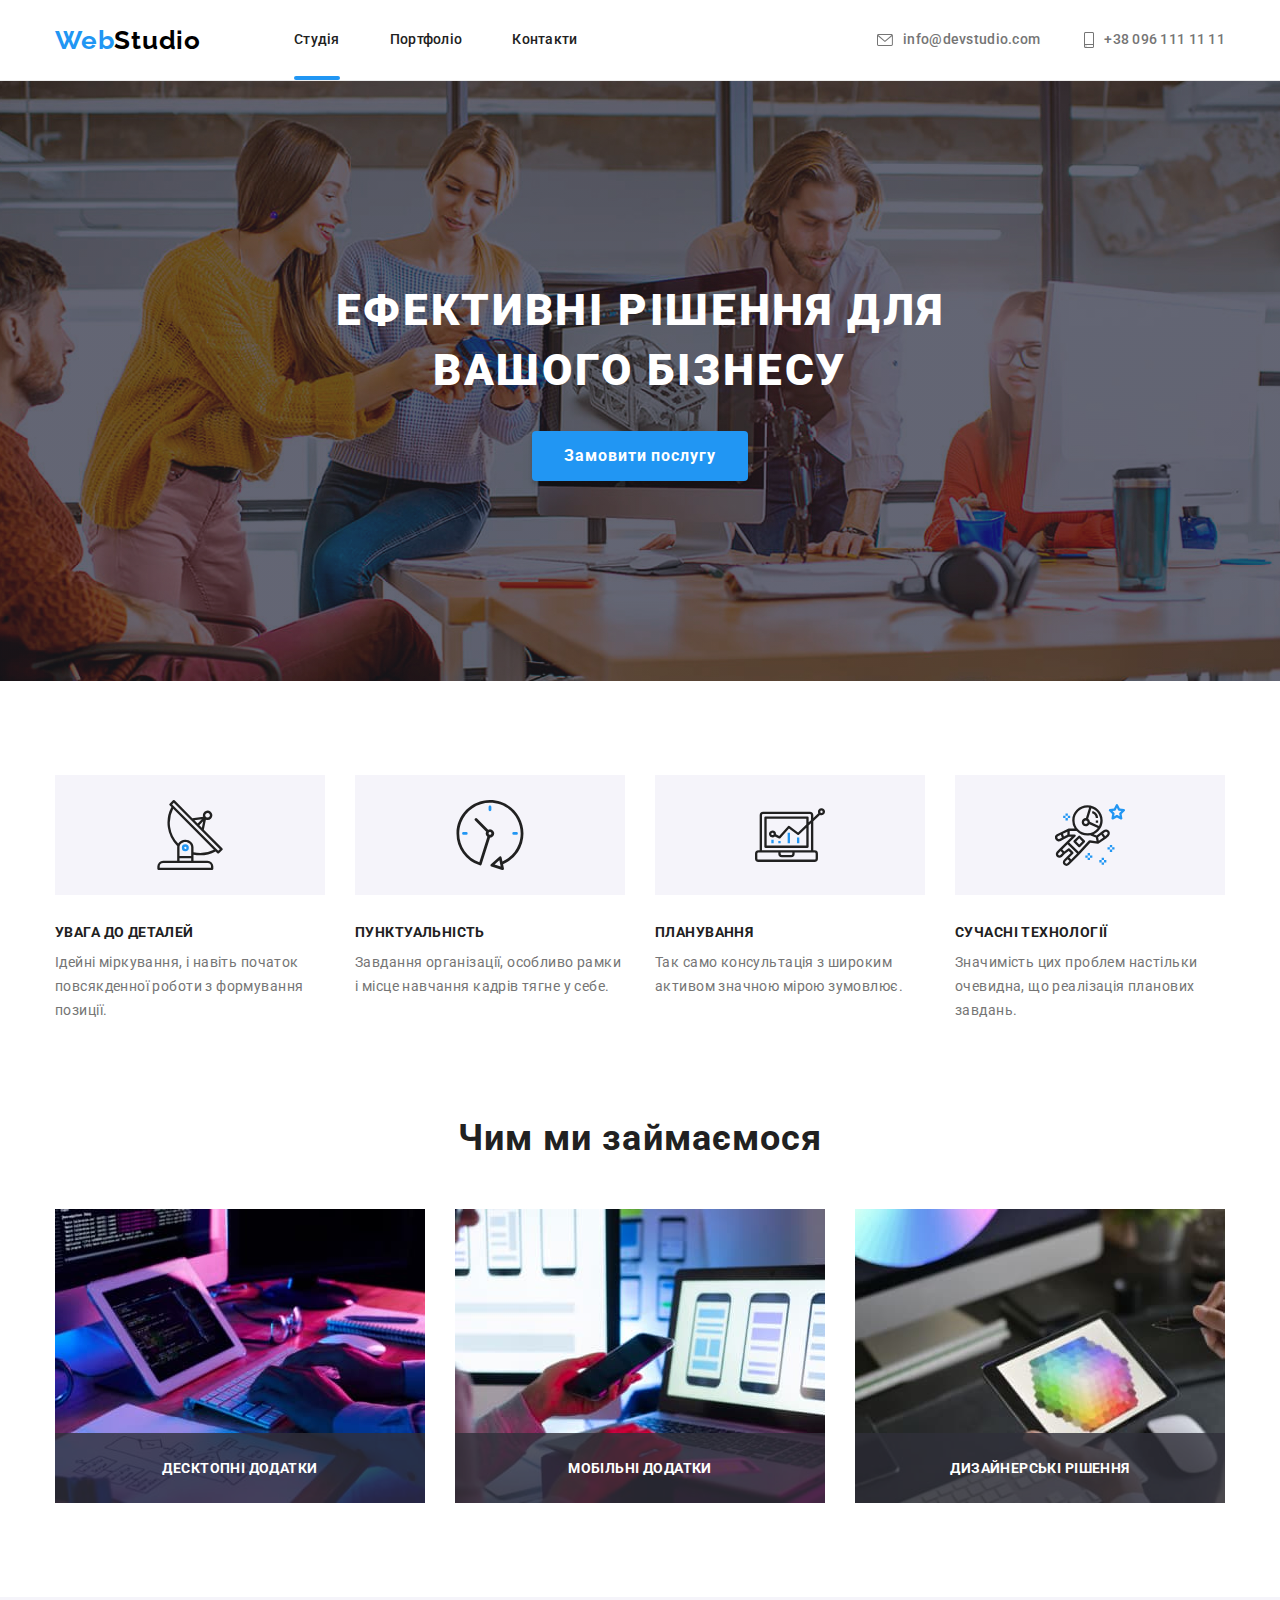
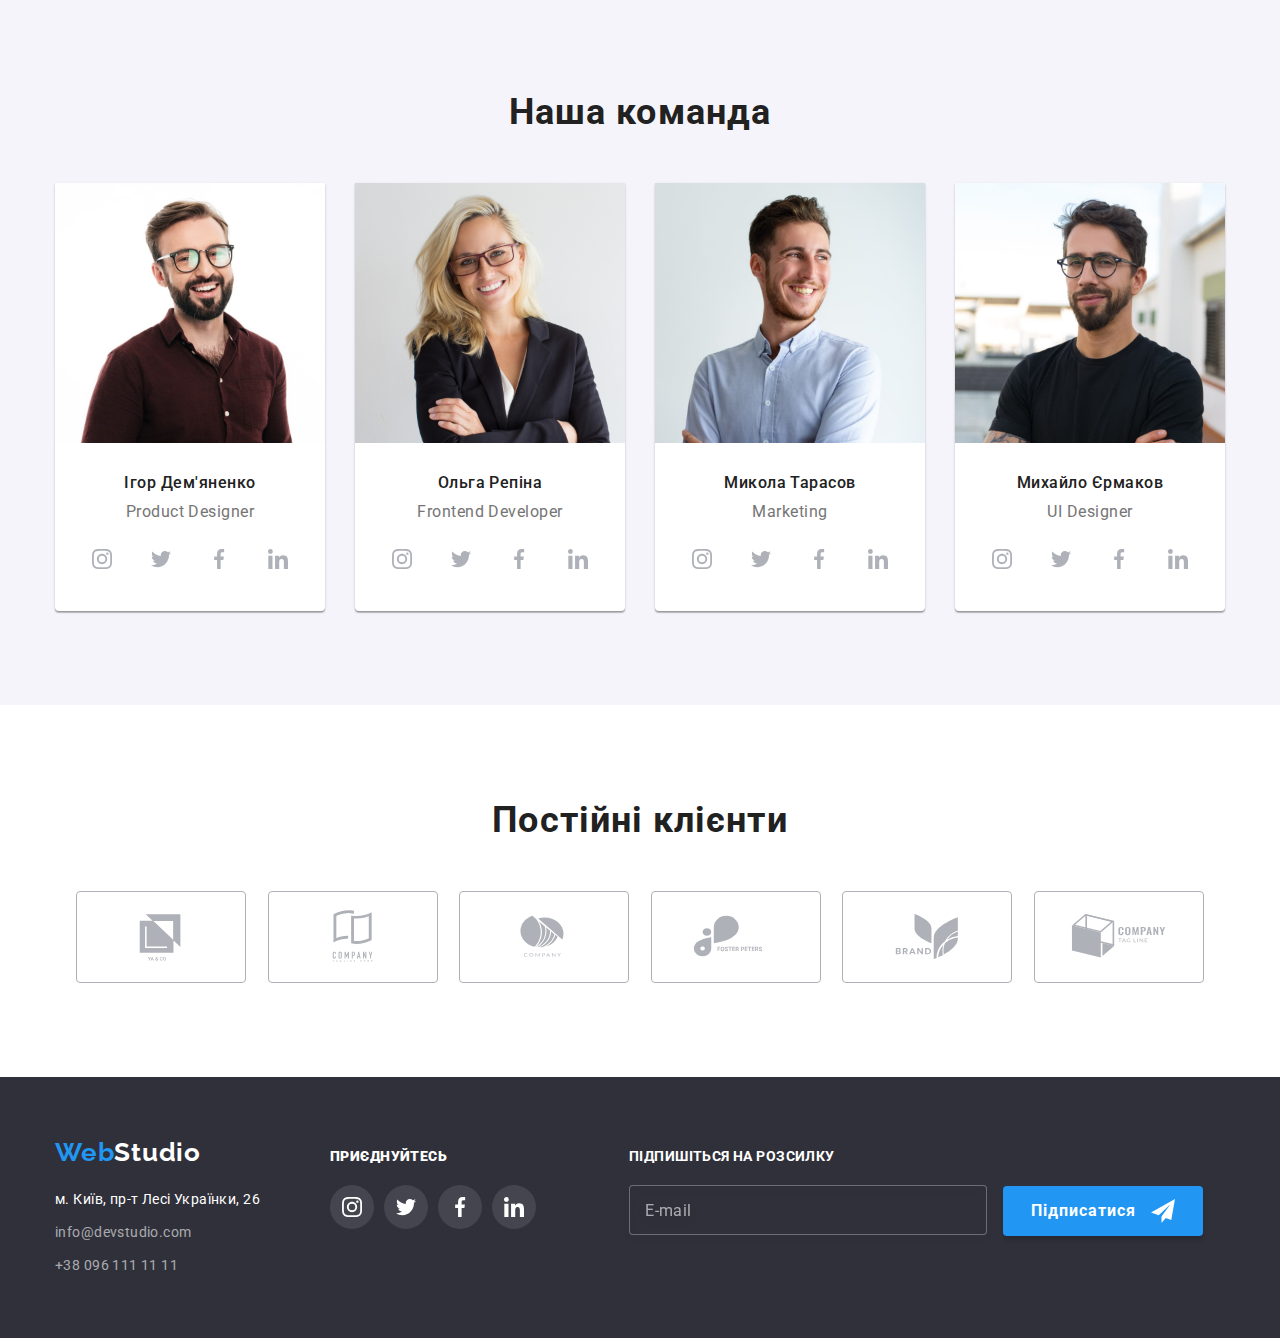
<file: index.html>
<!DOCTYPE html>
<html lang="uk">
<head>
    <meta charset="UTF-8">
    <meta http-equiv="X-UA-Compatible" content="IE=edge">
    <meta name="viewport" content="width=device-width, initial-scale=1.0">
    
   
    <title>Студія</title>
    <link href="https://fonts.googleapis.com/css2?family=Raleway:wght@700&family=Roboto:wght@400;500;700;900&display=swap"
        rel="stylesheet">
    <link rel="stylesheet" href="https://cdnjs.cloudflare.com/ajax/libs/modern-normalize/1.1.0/modern-normalize.min.css">
    <link rel="stylesheet" href="./CSS/main.min.css">
</head>
<body>
    <header class="page-header">
       <div class=" nav-box container">
       <a  href="index.html" class="logo">Web<span class="logo__header-span">Studio</span></a>
        <nav class="navigation" >
            <ul class="nav list">
                <li class="nav__item"><a href="index.html" class="nav__link header-link link current">Студія</a>
                </li>
                <li class="nav__item"><a href="portfolio.html"  class="nav__link header-link link">Портфоліо</a></li>
                <li class="nav__item"><a href="#contacts" class="nav__link  header-link link">Контакти</a></li>
                </ul>
            </nav> 
            <ul class="contact list">
                
                <li  class="contact__item">
                    <a href="mailto:info@devstudio.com"  class="contact__link header-link link"><svg class="contact__smartphone-icon contact__heading-icon" >
                        <use href="./image/icons.svg#icon-envelope">
                       </use></svg> info@devstudio.com</a></li>
                <li class="contact__item">
                     <a href="tel:+380961111111" class="contact__link header-link link"><svg class="contact__envelope-icon contact__heading-icon">
                        <use href="./image/icons.svg#icon-smartphone"></use>
                    </svg>+38 096 111 11 11</a></li>
            </ul>
                </div>
            </header>
    <main>
        <!-- Section Hero -->
        <section class="hero">
            <div class="hero-box container">
            <h1 class="hero-box__title">Ефективні рішення для вашого бізнесу</h1>
            <button data-modal-open class="hero-box__button" type="button" >Замовити послугу</button>
        </div>
        <div  class="backdrop is-hidden" data-modal >
            <div class="modal" >
<button data-modal-close class="modal__button">
    <svg width="18" height="18" class="modal__icon">
        <use href="./image/icons.svg#icon-close-black"></use>
    </svg>
</button>
<p class="modal__text">Залиште свої дані, ми вам передзвонимо</p>
<form action="#" >
     <div class="form-box">
<label for="name" class="form-box__label">Ім'я</label>
<div class="input-box"> 
<input class="input-box__style" type="text" name="name" id="name" >
<svg class="input-box__icon" width="18" height="18">
    <use href="./image/icons.svg#icon-person-black"></use>
</svg>
</div> 
</div>
<div class="form-box">
<label for="tel" class="form-box__label">Телефон</label>
                    
<div class="input-box">
<input class="input-box__style" type="tel" name="tel" id="tel">
<svg class="input-box__icon" width="18" height="18">
        <use href="./image/icons.svg#icon-phone-black"></use>
    </svg>
</div>
</div>
 <div class="form-box">
<label for="email" class="form-box__label">Пошта</label>
<div class="input-box">
<input class="input-box__style" type="email" name="email" id="email">
 <svg class="input-box__icon" width="18" height="18">
        <use href="./image/icons.svg#icon-email-black"></use>
    </svg>
    </div>
</div>

                    <div class="area-box">
                       
                        <label for="comment" class="area-box__label">Коментар</label>
                    <textarea class="area-box__comment" name="сomment" id="comment"  placeholder="Введіть текст"></textarea>
                    </div>


                    <div class="checkbox">
                        <label class="checkbox__label">
                        <input type="checkbox" name="approve" id="agreement" class="checkbox__form">
                        <span class="checkbox__icon"></span>
                        
                        <span class="checkbox__text">Погоджуюся з розсилкою та приймаю <a href="#" class="checkbox__sel">Умови договору</a>
                        </span>
                    </label>
                    </div>
                   
                    <button type="submit" class="form-box__btn">Відправити</button>
                </form>
                
               </div>
        </div>
        </section>
        
        <!-- Section Our Features-->
        <section class="feature section">
            <div class="features-box container">
           <h2 class="visually-hidden">Features</h2>
          <ul class="features list ">
            <li class="features__item">
            <div class="feature-wrap">
                <svg class="feature-wrap__icon">
                    <use href="./image/icons.svg#icon-antenna">

                    </use>
                </svg>
            </div>
            <h3 class="feature-wrap__title">УВАГА ДО ДЕТАЛЕЙ</h3>
            <p class="feature-wrap__text">Ідейні міркування, i навіть початок повсякденної роботи з формування позиції.</p>
            </li>
            <li class="features__item">
                <div class="feature-wrap">
                    <svg class="feature-wrap__icon">
                        <use href="./image/icons.svg#icon-clock">
                
                        </use>
                    </svg>
                </div>
            <h3 class="feature-wrap__title" >ПУНКТУАЛЬНІСТЬ</h3>
            <p class="feature-wrap__text">Завдання організації, особливо рамки i місце навчання кадрів тягне у себе.</p>
            </li>
            <li class="features__item">
                <div class="feature-wrap">
                    <svg class="feature-wrap__icon">
                        <use href="./image/icons.svg#icon-diagram">
                
                        </use>
                    </svg>
                </div>
            <h3 class="feature-wrap__title">ПЛАНУВАННЯ</h3>
            <p class="feature-wrap__text">Так само консультація з широким активом значною мірою зумовлює.</p>
            </li>
            <li class="features__item">
                <div class="feature-wrap">
                    <svg class="feature-wrap__icon">
                        <use href="./image/icons.svg#icon-astronaut">
                
                        </use>
                    </svg>
                </div>
            <h3 class="feature-wrap__title">СУЧАСНІ ТЕХНОЛОГІЇ</h3>
            <p class="feature-wrap__text">Значимість цих проблем настільки очевидна, що реалізація планових завдань.</p>
            </li>
           </ul> 
        </div>
        </section>
        <!-- Section Our Speciliation -->
        <section class="section" >
            <div class="specialty-box container">
                <h2 class="specialty__title">
                Чим ми займаємося
            </h2>
            <ul class=" specialty list">
                <li class="specialty__item ">
                    <div class="specialty-wrap">
                    <img src="./image/ourdirections/pc.jpg" alt="working with computer" width="370" height="294" class="specialty-wrap__img">
                    <div class="label-box">
                        <p class="label-box__text">Десктопні додатки</p>
                    </div>
                    </div>
                    </li>
                <li class="specialty__item">
                    <div class="specialty-wrap">
                    <img src="./image/ourdirections/laptop.jpg" alt="working with laptop" width="370" height="294" class="specialty-wrap__img" >
                    <div class="label-box">
                        <p class="label-box__text">Мобільні додатки</p>
                    </div>
                </div>
            </li>
                <li class="specialty__item">
                    <div class="specialty-wrap">
                    <img src="./image/ourdirections/tablet.jpg" alt="working with tablet" width="370" height="294" class="specialty-box__img">
                    <div class="label-box">
                        <p  class="label-box__text">Дизайнерські рішення</p>
                    </div>
                </div>
                </li>
            </ul>
            </div>
        </section>
<!--Section Our Team -->
        <section class="team section">
<div class="team-box container">
<h2 class="team-box__title">Наша команда</h2>

    <ul class="team-list list">
        <li  class="team-list__item">
            <img class="team-list__photo" src="./image/ourteam/igor.jpg" alt="product manager"  width="270" height="260">
        <div class="team-desc">
            <h3 class="team-desc__name">Ігор Дем'яненко</h3>
            <p class="team-desc__position">Product Designer</p>


            <ul class="networks list">
                <li class="networks__item"><a href="#" class="link networks__link">
                    <svg class="networks__icon">
                        <use href="./image/icons.svg#icon-instagramteam">

                        </use>
                    </svg>
                </a></li>
                <li class="networks__item"><a href="#" class="link networks__link"><svg class="networks__icon" width="20" height="20" >
                    <use href="./image/icons.svg#icon-twitterteam"></use>
                </svg></a></li>
                <li class="networks__item"><a href="#" class="link networks__link"><svg class="networks__icon">
                    <use href="./image/icons.svg#icon-facebookteam"></use>
                </svg></a></li>
                <li class="networks__item"><a href="#" class="link networks__link"><svg class="networks__icon">
                    <use href="./image/icons.svg#icon-linkedinteam"></use>
                </svg></a></li>
            </ul>
            </div>
        </li>
        <li class="team-list__item">
            <img class="team-list__photo" src="./image/ourteam/olha.jpg" alt="frontend developer" width="270" height="260">
            <div class="team-desc">
            <h3 class="team-desc__name">Ольга Репіна</h3>
            <p class="team-desc__position">Frontend Developer</p>
            <ul class="networks list">
                <li class="networks__item"><a href="#" class="link networks__link">
                        <svg class="networks__icon">
                            <use href="./image/icons.svg#icon-instagramteam">
                </use>
            </svg></a></li>
                <li class="networks__item"><a href="#" class="link networks__link"><svg class="networks__icon">
                            <use href="./image/icons.svg#icon-twitterteam"></use>
                        </svg></a></li>
                <li class="networks__item"><a href="#" class="link networks__link"><svg class="networks__icon">
                            <use href="./image/icons.svg#icon-facebookteam"></use>
                        </svg></a></li>
                <li class="networks__item"><a href="#" class="link networks__link"><svg class="networks__icon">
                            <use href="./image/icons.svg#icon-linkedinteam"></use>
                        </svg></a></li>
            </ul>
            </div>
        </li>
        <li class="team-list__item">
            <img class="team-list__photo" src="./image/ourteam/mykola.jpg" alt="marketing" width="270" height="260">
            <div class="team-desc">
            <h3 class="team-desc__name">Микола Тарасов</h3>
            <p class="team-desc__position">Marketing</p>
            <ul class="networks list">
                <li class="networks__item"><a href="#" class="link networks__link">
                        <svg class="networks__icon">
                            <use href="./image/icons.svg#icon-instagramteam">
                
                            </use>
                        </svg>
                    </a></li>
                <li class="networks__item"><a href="#" class="link networks__link"><svg class="networks__icon">
                            <use href="./image/icons.svg#icon-twitterteam"></use>
                        </svg></a></li>
                <li class="networks__item"><a href="#" class="link networks__link"><svg class="networks__icon">
                            <use href="./image/icons.svg#icon-facebookteam"></use>
                        </svg></a></li>
                <li class="networks__item"><a href="#" class="link networks__link"><svg class="networks__icon">
                            <use href="./image/icons.svg#icon-linkedinteam"></use>
                        </svg></a></li>
            </ul>
            </div>
        </li>
        <li class="team-list__item">
            <img class="team-list__photo" src="./image/ourteam/michael.jpg" alt="ui designer" width="270" height="260">
            <div class="team-desc">
            <h3 class="team-desc__name">Михайло Єрмаков</h3>
            <p class="team-desc__position">UI Designer</p>
            <ul class="networks list">
                <li class="networks__item"><a href="#" class="link networks__link">
                        <svg class="networks__icon">
                            <use href="./image/icons.svg#icon-instagramteam">
                
                            </use>
                        </svg>
                    </a></li>
                <li class="networks__item"><a href="#" class="link networks__link"><svg class="networks__icon">
                            <use href="./image/icons.svg#icon-twitterteam"></use>
                        </svg></a></li>
                <li class="networks__item"><a href="#" class="link networks__link"><svg class="networks__icon">
                            <use href="./image/icons.svg#icon-facebookteam"></use>
                        </svg></a></li>
                <li class="networks__item"><a href="#" class="link networks__link"><svg class="networks__icon">
                            <use href="./image/icons.svg#icon-linkedinteam"></use>
                        </svg></a></li>
            </ul>
            </div>
        </li>
    </ul>
    </div>
</section>
<section class="clients container">
    <h2 class="clients__title">Постійні клієнти</h2>
    <ul class="client list">
        <li class="client__item"><a href="#" class="client__link link">
            <svg class="client__icon"><use href="./image/icons.svg#icon-yaco"></use></svg></a></li>
        <li class="client__item"><a href="#" class="client__link link"><svg class="client__icon">
                <use  href="./image/icons.svg#icon-tagline"></use>
            </svg></a></li>
        <li class="client__item"><a href="#" class="client__link link"><svg class="client__icon">
                <use href="./image/icons.svg#icon-company" ></use>
            </svg></a></li>
        <li class="client__item"><a href="#" class="client__link link"><svg class="client__icon">
                <use href="./image/icons.svg#icon-foster" ></use>
            </svg></a></li>
        <li class="client__item"><a href="#" class="client__link link"><svg class="client__icon">
                <use  href="./image/icons.svg#icon-brand"></use>
            </svg></a></li>
        <li class="client__item"><a href="#" class="client__link link"><svg class="client__icon">
                <use  href="./image/icons.svg#icon-company2"></use>
            </svg></a></li>
    </ul>
</section>
    </main>
    
    <footer class="page-footer">
        <div class="footer-box container">
            <div class="address-box">
    <a href="index.html" class="logo  footer-logo">Web<span class="logo__footer-span">Studio</span></a>
    <address id="contacts" class="contacts">
    <ul class="footer-contact list">
        <li  class="footer-contact__item"><a href="https://goo.gl/maps/f9hygiB6Svrmc5ZX8" target="blank" rel="noopener nofollower noreferrer" class="footer-contact__link location  link">м. Київ, пр-т Лесі Українки, 26</a>
        </li>
        <li class="footer-contact__item"><a href="mailto:info@devstudio.com" class=" footer-contact__link link">info@devstudio.com</a>
        </li>
        <li class="footer-contact__item"><a href="tel:+380961111111" class="footer-contact__link link">+38 096 111 11 11</a>
        </li>
                
</ul>
        </address>
    </div>

        <div class="footicon-box">
            <p class="footicon-box__text"><strong>Приєднуйтесь</strong></p>
            <ul class="footicon list">
            <li class="footicon__item">
                <a href="#" class="footicon__link">
                    <svg class="footicon__icon">
                        <use href="./image/icons.svg#icon-instagram"></use>
                    </svg>
                </a>
            </li>
            <li class="footicon__item">
                <a href="#" class="footicon__link">
                    <svg class="footicon__icon">
                        <use href="./image/icons.svg#icon-twitter"></use>
                    </svg>
                </a>
            </li>
            <li class="footicon__item">
                <a href="#" class="footicon__link">
                    <svg class="footicon__icon">
                        <use href="./image/icons.svg#icon-facebook"></use>
                    </svg>
                </a>
            </li>
            <li class="footicon__item">
                <a href="#" class="footicon__link">
                    <svg class="footicon__icon">
                        <use href="./image/icons.svg#icon-linkedin"></use>
                    </svg>
                </a>
            </li>
        </ul></div> 
        
            <form class="subscription">
               
                <label class="subscription__text" for="email-send" >Підпишіться на розсилку</label>
            
            <input type="email" placeholder="E-mail" class="subscription__email" name="email" id="email-send">
            <button type="submit" class="subscription__btn">Підписатися <svg class="subscription__icon" width="24" height="24" >
                <use href="./image/icons.svg#icon-icon-send"></use>
            </svg>

            </button>
            </form>
        </div>
        </div>
    </footer>
    <script src="./js/modal.js"></script>
</body>
</html>
</file>
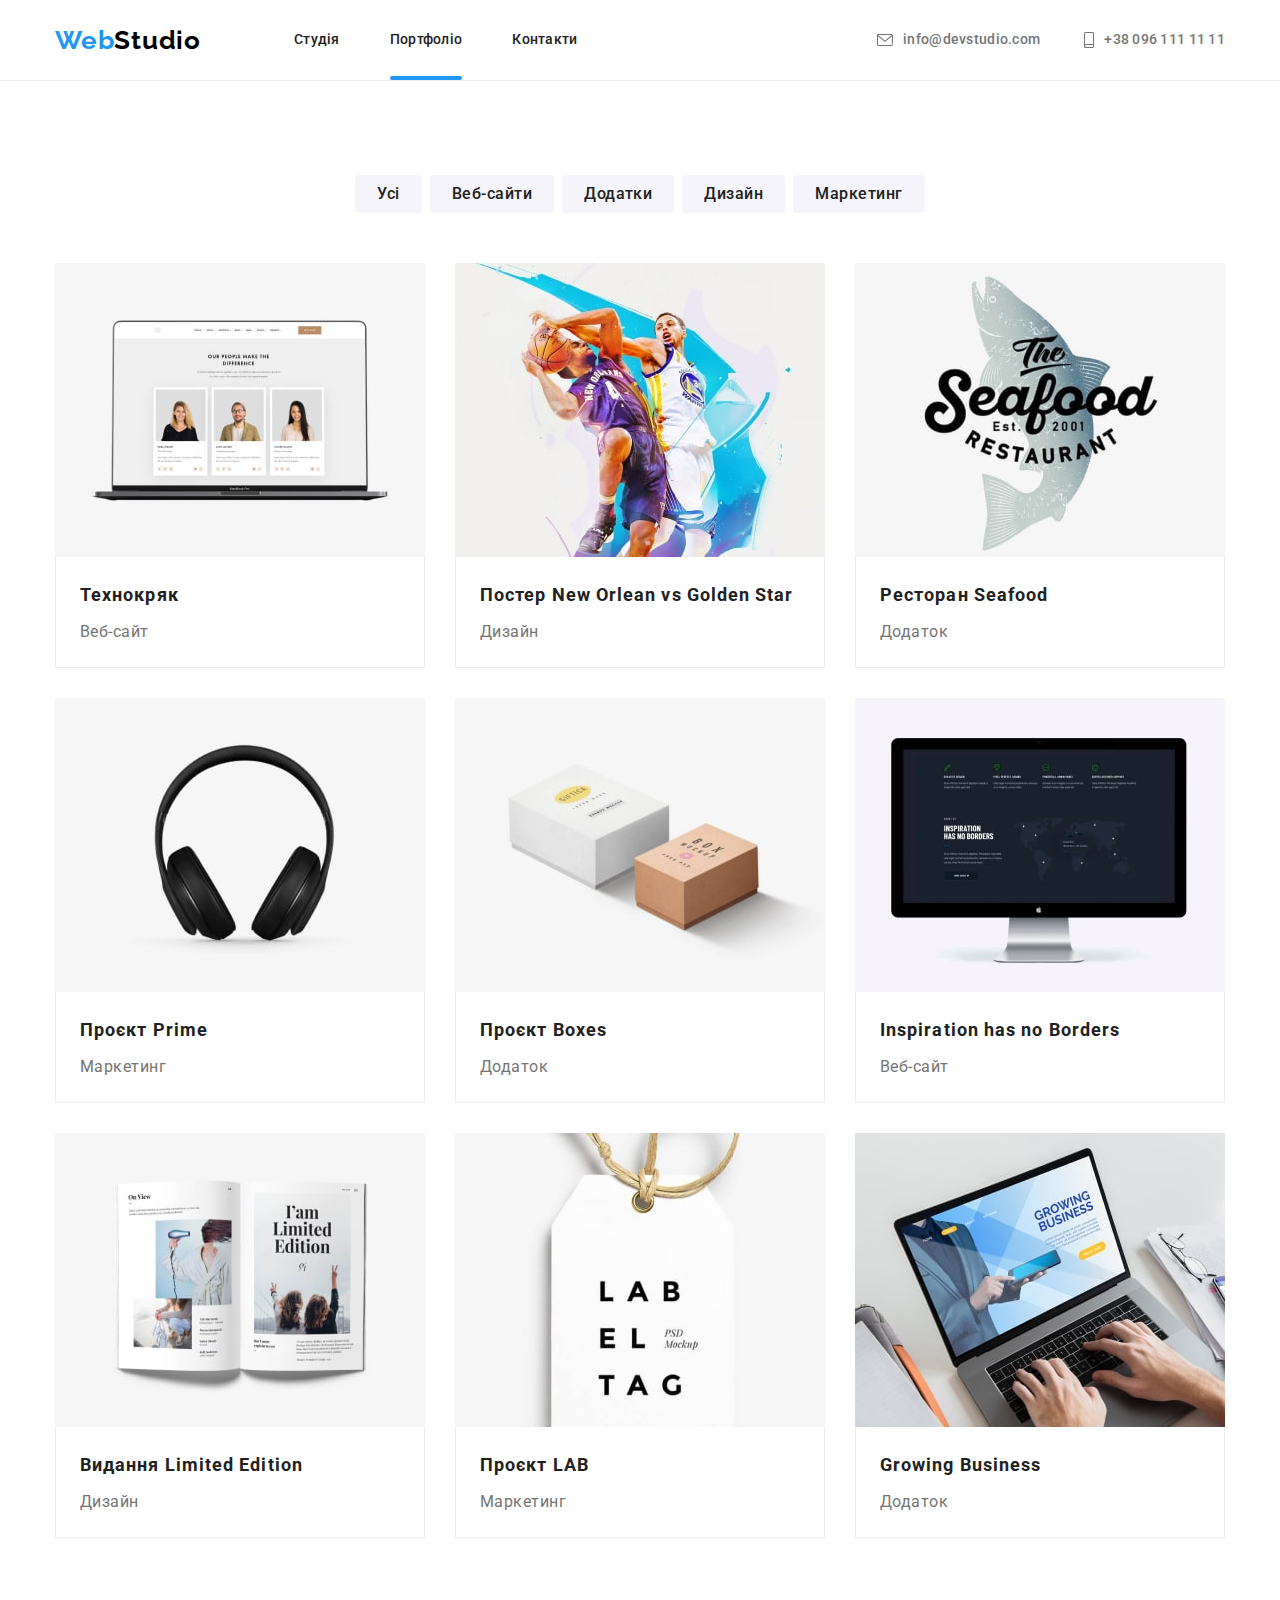
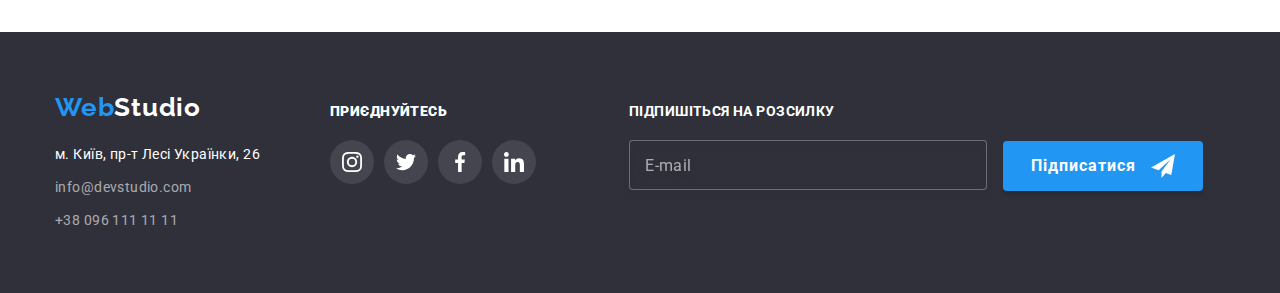
<file: portfolio.html>
<!DOCTYPE html>
<html lang="uk">
<head>
    <meta charset="UTF-8">
    <meta http-equiv="X-UA-Compatible" content="IE=edge">
    <meta name="viewport" content="width=device-width, initial-scale=1.0">
 <title>Portfolio</title>

 <link href="https://fonts.googleapis.com/css2?family=Raleway:wght@700&family=Roboto:wght@400;500;700;900&display=swap"
    rel="stylesheet">
<link rel="stylesheet" href="https://cdnjs.cloudflare.com/ajax/libs/modern-normalize/1.1.0/modern-normalize.min.css">
<link rel="stylesheet" href="./CSS/main.min.css">
</head>
<body>
    <header class="page-header">
        <div class=" nav-box container">
        <a href="index.html" class="logo ">Web<span class="logo__header-span">Studio</span></a>
        <nav class="navigation">
            <ul class="nav list">
                <li class="nav__item"><a href="index.html" class="nav__link header-link link ">Студія</a>
                </li>
                <li class="nav__item"><a href="portfolio.html" class="nav__link header-link link current">Портфоліо</a></li>
                <li class="nav__item"><a href="#contacts" class="nav__link header-link link">Контакти</a></li>
            </ul>
        </nav>
        <ul class="contact list">
    
            <li class="contact__item"><a href="mailto:info@devstudio.com" class="contact__link header-link link"><svg class="contact__smartphone-icon contact__heading-icon">
                <use href="./image/icons.svg#icon-envelope">
                </use>
            </svg> info@devstudio.com</a></li>
            <li class="contact__item"><a href="tel:+380961111111" class="contact__link header-link link"><svg class="contact__envelope-icon contact__heading-icon">
                <use href="./image/icons.svg#icon-smartphone"></use>
            </svg>+38 096 111 11 11</a></li>
   </ul> </div>
    </header>
    <main>
    <!-- Portfolio Section -->
    <section class="section">
        <div class="container">
        <h1 class="visually-hidden">Portfolio</h1>
        <ul class="filter list">
        <li class="filter__item"><button type="button" class="filter__button">Усі</button></li>
        <li class="filter__item"><button type="button" class="filter__button" >Веб-сайти</button></li>
        <li class="filter__item"><button type="button" class="filter__button">Додатки</button></li>
        <li class="filter__item"><button type="button" class="filter__button">Дизайн</button></li>
        <li class="filter__item"><button type="button" class="filter__button">Маркетинг</button></li></ul>
        
    <ul class=" portfolio list">
        <li class="portfolio__item">
           <a href="#" class="portfolio__link link">
                <div class="portfolio-goods">
                    <div class="overlay">
                    <p class="overlay__text">Ресурс пропонує комплексні пропозиції з різним рівнем функціоналу та сервісів. Все це дозволить відвідувачу отримати
                    вичерпні відомості про компанію чи приватну особу.</p></div>
                <img src="./image/portfolio/technocrack.jpg" alt="created website on laptop" width="370" height="294"></div>
            <div class="portfolio-box">
                <h2 class="portfolio-box__title">Технокряк</h2>
                <p class="portfolio-box__text">Веб-сайт</p>
                </div>
            </a>
             </li>
        <li class="portfolio__item">
            
            <a href="#" class="portfolio__link link">
            <div class="portfolio-goods">
                <div class="overlay">
                    <p class="overlay__text">Ресурс пропонує комплексні пропозиції з різним рівнем функціоналу та сервісів. Все це
                        дозволить відвідувачу отримати
                        вичерпні відомості про компанію чи приватну особу.</p></div>
                
            <img src="./image/portfolio/neworlean.jpg" alt=" two bassketball players" width="370" height="294" class="portfolio-photo">
            </div>
            <div class="portfolio-box">
            <h2 class="portfolio-box__title">Постер New Orlean vs Golden Star</h2>
            <p class="portfolio-box__text">Дизайн</p>
            </div>
            </a>
        </li>
        <li class="portfolio__item">
            
            <a href="#" class="portfolio__link link">
                <div class="portfolio-goods">
                <div class="overlay">
                    <p class="overlay__text">Ресурс пропонує комплексні пропозиції з різним рівнем функціоналу та сервісів. Все це
                        дозволить відвідувачу отримати
                        вичерпні відомості про компанію чи приватну особу.</p></div>
               
            <img src="./image/portfolio/seafood.jpg" alt=" logo for the restaurant" width="370" height="294" class="portfolio-photo">
           
</div>
            <div class="portfolio-box">  
            <h2 class="portfolio-box__title">Ресторан Seafood</h2>
            <p class="portfolio-box__text">Додаток</p>
            </div>
            </a>
        </li>
        <li class="portfolio__item">
          
            <a href="#" class="portfolio__link link">
            <div class="portfolio-goods">
                <div class="overlay">
                    <p class="overlay__text">Ресурс пропонує комплексні пропозиції з різним рівнем функціоналу та сервісів. Все це
                        дозволить відвідувачу отримати
                        вичерпні відомості про компанію чи приватну особу.</p></div>
                
            <img src="./image/portfolio/prime.jpg" alt="headphones" width="370" height="294" class="portfolio-photo">
        </div>
            <div class="portfolio-box"> 
            <h2 class="portfolio-box__title">Проєкт Prime</h2>
            <p class="portfolio-box__text">Маркетинг</p>
            </div>
            </a>
        </li>
        <li class="portfolio__item">
         
            <a href="#" class="portfolio__link link">
                <div class="portfolio-goods">
                    <div class="overlay">
                    <p class="overlay__text">Ресурс пропонує комплексні пропозиції з різним рівнем функціоналу та сервісів. Все це
                        дозволить відвідувачу отримати
                        вичерпні відомості про компанію чи приватну особу.</p></div>
                
            <img src="./image/portfolio/boxes.jpg" alt="examples of boxes" width="370" height="294" class="portfolio-photo">
        </div>
            <div class="portfolio-box"> 
            <h2 class="portfolio-box__title">Проєкт Boxes</h2>
            <p class="portfolio-box__text">Додаток</p>
            </div>
            </a>
        </li>
        <li class="portfolio__item">
          
            <a href="#" class="portfolio__link link">
                <div class="portfolio-goods">
                    <div class="overlay">
                    <p class="overlay__text">Ресурс пропонує комплексні пропозиції з різним рівнем функціоналу та сервісів. Все це
                        дозволить відвідувачу отримати
                        вичерпні відомості про компанію чи приватну особу.</p></div>
                
            <img src="./image/portfolio/noborders.jpg" alt="website on computer" width="370" height="294" class="portfolio-photo">
            </div>
            <div class="portfolio-box">
            <h2 class="portfolio-box__title">Inspiration has no Borders</h2>
            <p class="portfolio-box__text">Веб-сайт</p>
            </div>
            </a>
        </li>
        <li class="portfolio__item">
            
<a href="#" class="portfolio__link link">
<div class="portfolio-goods">
    <div class="overlay">
        <p class="overlay__text">Ресурс пропонує комплексні пропозиції з різним рівнем функціоналу та сервісів. Все це
            дозволить відвідувачу отримати
            вичерпні відомості про компанію чи приватну особу.</p></div>
    
            <img src="./image/portfolio/limitededition.jpg" alt="magazine with illustation" width="370" height="294" class="portfolio-photo">
        </div>
            <div class="portfolio-box">
                <h2 class="portfolio-box__title">Видання Limited Edition</h2>
            <p class="portfolio-box__text">Дизайн</p>
            </div>
            </a>
        </li>
        <li class="portfolio__item">
          
            <a href="#" class="portfolio__link link">
                <div class="portfolio-goods">
                    <div class="overlay">
                    <p class="overlay__text">Ресурс пропонує комплексні пропозиції з різним рівнем функціоналу та сервісів. Все це
                        дозволить відвідувачу отримати
                        вичерпні відомості про компанію чи приватну особу.</p></div>
                
            <img src="./image/portfolio/lab.jpg" alt="tag with name of project" width="370" height="294" class="portfolio-photo">
            </div>
            <div class="portfolio-box">
                <h2 class="portfolio-box__title">Проєкт LAB</h2>
            <p class="portfolio-box__text">Маркетинг</p>
            </div>
            </a>
        </li>
        <li class="portfolio__item">
            
            <a href="#" class="portfolio__link link">
                <div class="portfolio-goods">
                    <div class="overlay">
                    <p class="overlay__text">Ресурс пропонує комплексні пропозиції з різним рівнем функціоналу та сервісів. Все це
                        дозволить відвідувачу отримати
                        вичерпні відомості про компанію чи приватну особу.</p></div>
                
            <img src="./image/portfolio/growingbusiness.jpg" alt="using product on laptop" width="370" height="294" class="portfolio-photo">
            </div>
            <div class="portfolio-box">
                <h2 class="portfolio-box__title">Growing Business</h2>
            <p class="portfolio-box__text">Додаток</p>
            </div>
            </a>
        </li>
    </ul>
    </div>
</section>
</main>
  <footer class="page-footer">
        <div class="footer-box container">
            <div class="address-box">
    <a href="index.html" class="logo  footer-logo">Web<span class="logo__footer-span">Studio</span></a>
    <address id="contacts" class="contacts">
    <ul class="footer-contact list">
        <li  class="footer-contact__item"><a href="https://goo.gl/maps/f9hygiB6Svrmc5ZX8" target="blank" rel="noopener nofollower noreferrer" class="footer-contact__link location  link">м. Київ, пр-т Лесі Українки, 26</a>
        </li>
        <li class="footer-contact__item"><a href="mailto:info@devstudio.com" class=" footer-contact__link link">info@devstudio.com</a>
        </li>
        <li class="footer-contact__item"><a href="tel:+380961111111" class="footer-contact__link link">+38 096 111 11 11</a>
        </li>
                
</ul>
        </address>
    </div>

        <div class="footicon-box">
            <p class="footicon-box__text"><strong>Приєднуйтесь</strong></p>
            <ul class="footicon list">
            <li class="footicon__item">
                <a href="#" class="footicon__link">
                    <svg class="footicon__icon">
                        <use href="./image/icons.svg#icon-instagram"></use>
                    </svg>
                </a>
            </li>
            <li class="footicon__item">
                <a href="#" class="footicon__link">
                    <svg class="footicon__icon">
                        <use href="./image/icons.svg#icon-twitter"></use>
                    </svg>
                </a>
            </li>
            <li class="footicon__item">
                <a href="#" class="footicon__link">
                    <svg class="footicon__icon">
                        <use href="./image/icons.svg#icon-facebook"></use>
                    </svg>
                </a>
            </li>
            <li class="footicon__item">
                <a href="#" class="footicon__link">
                    <svg class="footicon__icon">
                        <use href="./image/icons.svg#icon-linkedin"></use>
                    </svg>
                </a>
            </li>
        </ul></div> 
        
            <form class="subscription">
               
                <label class="subscription__text" for="email-send" >Підпишіться на розсилку</label>
            
            <input type="email" placeholder="E-mail" class="subscription__email" name="email" id="email-send">
            <button type="submit" class="subscription__btn">Підписатися <svg class="subscription__icon" width="24" height="24" >
                <use href="./image/icons.svg#icon-icon-send"></use>
            </svg>

            </button>
            </form>
        </div>
        </div>
    </footer>
</body>
</html>
</file>
<file: CSS/main.min.css>
:root{--primary-text-color: #212121;--secondary-text-color: #757575;--accent-color: #2196F3;--primary-background-color: #ffffff;--accent-btn: rgba(24, 140, 232, 1)}.list{list-style:none}.link{text-decoration:none}button{border:none;cursor:pointer}h1,h2,h3,h4,h5,h6,ul,p{margin:0px;padding:0px}.no-scroll{overflow:hidden}.visually-hidden{position:absolute;white-space:nowrap;width:1px;height:1px;overflow:hidden;border:0;padding:0;clip:rect(0 0 0 0);-webkit-clip-path:inset(50%);clip-path:inset(50%);margin:-1px}body{font-family:"Roboto",sans-serif;color:var(--primary-text-color);background-color:var(--primary-background-color)}.feature-wrap__text,.team-desc__position,.portfolio-box__text{color:var(--secondary-text-color)}.nav__list .current{color:var(--accent-color)}.nav__item{position:relative}.current::after{border-radius:2px;content:"";position:absolute;width:100%;height:4px;left:0;bottom:0;background-color:var(--accent-color)}.page-footer{background-color:#2f303a}.specialty__title,.team-box__title,.clients__title{font-size:36px;line-height:1.17;text-align:center;letter-spacing:.03em;margin:0 auto;margin-bottom:50px}.container{width:1200px;margin:0 auto;padding:0 15px}.section{padding-top:94px;padding-bottom:94px}img{display:block;max-width:100%}.hero-box__button{display:block;font-family:inherit;font-weight:700;font-size:16px;line-height:1.88;letter-spacing:.06em;color:var(--primary-background-color);background-color:var(--accent-color);cursor:pointer;text-align:center;-webkit-box-shadow:0px 4px 4px rgba(0,0,0,.15);box-shadow:0px 4px 4px rgba(0,0,0,.15);border-radius:4px;padding:10px 32px;margin:0 auto;-webkit-transition:background-color 250ms cubic-bezier(0.4, 0, 0.2, 1);transition:background-color 250ms cubic-bezier(0.4, 0, 0.2, 1)}.hero-box__button:hover,.hero-box__button:focus{background-color:#188ce8}.portfolio-button{display:block;font-family:inherit;font-weight:500;font-size:16px;line-height:1.62;text-align:center;letter-spacing:.03em;color:var(--primary-text-color);background-color:#f5f4fa;cursor:pointer;border-radius:4px;border:none;padding:6px 22px;-webkit-transition:color 250ms cubic-bezier(0.4, 0, 0.2, 1),background-color 250ms cubic-bezier(0.4, 0, 0.2, 1),-webkit-box-shadow 250ms cubic-bezier(0.4, 0, 0.2, 1);transition:color 250ms cubic-bezier(0.4, 0, 0.2, 1),background-color 250ms cubic-bezier(0.4, 0, 0.2, 1),-webkit-box-shadow 250ms cubic-bezier(0.4, 0, 0.2, 1);transition:color 250ms cubic-bezier(0.4, 0, 0.2, 1),background-color 250ms cubic-bezier(0.4, 0, 0.2, 1),box-shadow 250ms cubic-bezier(0.4, 0, 0.2, 1);transition:color 250ms cubic-bezier(0.4, 0, 0.2, 1),background-color 250ms cubic-bezier(0.4, 0, 0.2, 1),box-shadow 250ms cubic-bezier(0.4, 0, 0.2, 1),-webkit-box-shadow 250ms cubic-bezier(0.4, 0, 0.2, 1)}.portfolio-button:hover,.portfolio-button:focus{color:var(--primary-background-color);background-color:var(--accent-color);-webkit-box-shadow:0px 2px 2px 0px rgba(0,0,0,.1215686275),0px 1px 2px 0px rgba(0,0,0,.0784313725),0px 3px 1px 0px rgba(0,0,0,.1019607843);box-shadow:0px 2px 2px 0px rgba(0,0,0,.1215686275),0px 1px 2px 0px rgba(0,0,0,.0784313725),0px 3px 1px 0px rgba(0,0,0,.1019607843)}.modal__button{display:-webkit-box;display:-ms-flexbox;display:flex;-webkit-box-pack:center;-ms-flex-pack:center;justify-content:center;-webkit-box-align:center;-ms-flex-align:center;align-items:center;position:absolute;right:8px;top:8px;width:30px;height:30px;border-radius:50%;border:1px solid rgba(0,0,0,.1);background-color:var(--primary-background-color);cursor:pointer}.modal__button:hover .modal__icon,.modal__button:focus .modal__icon{fill:var(--accent-color)}.form-box__btn{display:block;font-size:16px;padding:10px 52px;margin:0 auto;background-color:var(--accent-color);-webkit-box-shadow:0px 4px 4px 0px rgba(0,0,0,.15);box-shadow:0px 4px 4px 0px rgba(0,0,0,.15);font-weight:700;line-height:1.88;letter-spacing:.06em;text-align:center;color:var(--primary-background-color);-webkit-transition:background-color 250ms cubic-bezier(0.4, 0, 0.2, 1);transition:background-color 250ms cubic-bezier(0.4, 0, 0.2, 1)}.form-box__btn:focus,.form-box__btn:hover{background-color:var(--accent-btn)}.page-header{border-bottom:1px solid #ececec}.header-link{font-size:14px;font-weight:500;line-height:1.14;letter-spacing:.02em}.nav-box{display:-webkit-box;display:-ms-flexbox;display:flex;-webkit-box-align:center;-ms-flex-align:center;align-items:center}.nav{display:-webkit-box;display:-ms-flexbox;display:flex}.nav__link{color:var(--primary-text-color);display:block;padding:32px 0;-webkit-transition:color 250ms cubic-bezier(0.4, 0, 0.2, 1);transition:color 250ms cubic-bezier(0.4, 0, 0.2, 1)}.nav__link:hover,.nav__link:focus{color:var(--accent-color)}.nav__item+.nav__item{margin-left:50px}.contact{display:-webkit-box;display:-ms-flexbox;display:flex;margin-left:auto}.contact__item:last-child{margin-left:34px}.contact__link{color:var(--secondary-text-color);display:-webkit-box;display:-ms-flexbox;display:flex;-webkit-box-align:center;-ms-flex-align:center;align-items:center;-webkit-transition:color 250ms cubic-bezier(0.4, 0, 0.2, 1);transition:color 250ms cubic-bezier(0.4, 0, 0.2, 1)}.contact__link:hover,.contact__link:focus{color:var(--accent-color)}.contact__heading-icon{margin:0 10px;fill:currentColor}.contact__smartphone-icon{width:16px;height:12px}.contact__envelope-icon{width:10px;height:16px}.logo{font-family:"Raleway",sans-serif;font-weight:700;font-size:26px;line-height:1.19;letter-spacing:.03em;text-decoration:none;margin-right:93px;color:var(--accent-color)}.logo__header-span{color:#000}.footer-logo{margin-right:0;display:block;margin-bottom:20px}.logo__footer-span{color:var(--primary-background-color)}.hero{max-width:1600px;height:600px;margin-left:auto;margin-right:auto;background-color:#c4c4c4;background-image:-webkit-gradient(linear, left top, left bottom, from(rgba(47, 48, 58, 0.4)), to(rgba(47, 48, 58, 0.4))),url(../image/heroimage/heading.jpg);background-image:linear-gradient(rgba(47, 48, 58, 0.4), rgba(47, 48, 58, 0.4)),url(../image/heroimage/heading.jpg);background-size:cover;background-repeat:no-repeat;background-position:center;padding-top:200px;padding-bottom:200px}.hero-box__title{max-width:696px;font-size:44px;font-weight:900;line-height:1.36;text-align:center;letter-spacing:.06em;text-transform:uppercase;color:var(--primary-background-color);margin:0 auto;margin-bottom:30px}.hero-box__button{display:block;font-family:inherit;font-weight:700;font-size:16px;line-height:1.88;letter-spacing:.06em;color:var(--primary-background-color);background-color:var(--accent-color);cursor:pointer;text-align:center;-webkit-box-shadow:0px 4px 4px rgba(0,0,0,.15);box-shadow:0px 4px 4px rgba(0,0,0,.15);border-radius:4px;padding:10px 32px;margin:0 auto;-webkit-transition:background-color 250ms cubic-bezier(0.4, 0, 0.2, 1);transition:background-color 250ms cubic-bezier(0.4, 0, 0.2, 1)}.hero-box__button:hover,.hero-box__button:focus{background-color:#188ce8}.backdrop{position:fixed;left:0;top:0;width:100vw;height:100vh;-webkit-transform:scale(1);transform:scale(1);background-color:rgba(0,0,0,.2);z-index:3;-webkit-transition:visibility 250ms cubic-bezier(0.4, 0, 0.2, 1),opacity 250ms cubic-bezier(0.4, 0, 0.2, 1),-webkit-transform 250ms cubic-bezier(0.4, 0, 0.2, 1);transition:visibility 250ms cubic-bezier(0.4, 0, 0.2, 1),opacity 250ms cubic-bezier(0.4, 0, 0.2, 1),-webkit-transform 250ms cubic-bezier(0.4, 0, 0.2, 1);transition:transform 250ms cubic-bezier(0.4, 0, 0.2, 1),visibility 250ms cubic-bezier(0.4, 0, 0.2, 1),opacity 250ms cubic-bezier(0.4, 0, 0.2, 1);transition:transform 250ms cubic-bezier(0.4, 0, 0.2, 1),visibility 250ms cubic-bezier(0.4, 0, 0.2, 1),opacity 250ms cubic-bezier(0.4, 0, 0.2, 1),-webkit-transform 250ms cubic-bezier(0.4, 0, 0.2, 1)}.modal{position:absolute;left:50%;top:50%;width:528px;height:581px;-webkit-transform:translate(-50%, -50%);transform:translate(-50%, -50%);border-radius:4px;background-color:#fff;-webkit-box-shadow:0px 2px 1px 0px rgba(0,0,0,.2),0px 1px 1px 0px rgba(0,0,0,.1411764706),0px 1px 3px 0px rgba(0,0,0,.1215686275);box-shadow:0px 2px 1px 0px rgba(0,0,0,.2),0px 1px 1px 0px rgba(0,0,0,.1411764706),0px 1px 3px 0px rgba(0,0,0,.1215686275);padding:40px 40px}.is-hidden{visibility:hidden;opacity:0;pointer-events:none;-webkit-transform:scale(0.5);transform:scale(0.5)}.modal__icon{-webkit-transition:fill 250ms cubic-bezier(0.4, 0, 0.2, 1);transition:fill 250ms cubic-bezier(0.4, 0, 0.2, 1)}.modal__text{font-weight:700;font-size:20px;line-height:1.15;letter-spacing:.03em;text-align:center;max-width:448px;margin-bottom:12px}.form-box{display:-webkit-box;display:-ms-flexbox;display:flex;-webkit-box-orient:vertical;-webkit-box-direction:normal;-ms-flex-direction:column;flex-direction:column;margin-bottom:10px}.form-box :focus-within .input-box__icon{fill:var(--accent-color)}.form-box__label{font-weight:400;font-size:12px;line-height:1.17;letter-spacing:.01em;color:#757575}.input-box{position:relative;margin-top:4px}.input-box__icon{position:absolute;left:12px;top:50%;-webkit-transform:translateY(-50%);transform:translateY(-50%)}.input-box__style{width:100%;height:40px;outline:none;border:1px solid rgba(33,33,33,.2);border-radius:4px;padding-left:42px;cursor:pointer}.input-box__style:hover,.input-box__style:focus{border:1px solid var(--accent-color)}.input-box:hover .input-box__icon{fill:var(--accent-color)}.area-box{display:-webkit-box;display:-ms-flexbox;display:flex;-webkit-box-orient:vertical;-webkit-box-direction:normal;-ms-flex-direction:column;flex-direction:column}.area-box__label{font-weight:400;font-size:12px;line-height:1.17;letter-spacing:.01em;color:#757575}.area-box__comment{resize:none;height:120px;outline:none;border:1px solid rgba(33,33,33,.2);border-radius:4px;padding:12px 16px;margin-top:4px;margin-bottom:20px;-webkit-transition:border 250ms cubic-bezier(0.4, 0, 0.2, 1);transition:border 250ms cubic-bezier(0.4, 0, 0.2, 1);cursor:pointer}.area-box__comment:hover,.area-box__comment:focus{border:1px solid var(--accent-color)}.area-box__comment::-webkit-input-placeholder{font-weight:400;font-size:12px;line-height:1.17;letter-spacing:.01em;color:rgba(117,117,117,.5)}.area-box__comment::-moz-placeholder{font-weight:400;font-size:12px;line-height:1.17;letter-spacing:.01em;color:rgba(117,117,117,.5)}.area-box__comment:-ms-input-placeholder{font-weight:400;font-size:12px;line-height:1.17;letter-spacing:.01em;color:rgba(117,117,117,.5)}.area-box__comment::-ms-input-placeholder{font-weight:400;font-size:12px;line-height:1.17;letter-spacing:.01em;color:rgba(117,117,117,.5)}.area-box__comment::placeholder{font-weight:400;font-size:12px;line-height:1.17;letter-spacing:.01em;color:rgba(117,117,117,.5)}.checkbox{position:relative;display:-webkit-box;display:-ms-flexbox;display:flex;-webkit-box-pack:center;-ms-flex-pack:center;justify-content:center;margin-bottom:30px}.checkbox__form{position:absolute;width:1px;height:1px;margin:-1px;padding:0;overflow:hidden;border:0;clip:rect(0, 0, 0, 0)}.checkbox__form:checked+.checkbox__icon{border-color:#2196f3;background-color:var(--accent-color);background-image:url(../image/icon\ check\ -good.svg);background-size:contain;background-origin:border-box}.checkbox__text{font-size:14px;font-weight:400;line-height:1.71;letter-spacing:.03em;text-align:left;color:#757575}.checkbox__sel{color:var(--accent-color)}.checkbox__icon{position:absolute;top:50%;left:7px;-webkit-transform:translateY(-50%);transform:translateY(-50%);display:inline-block;width:16px;height:15px;border:2px solid #212121;border-radius:2px;background-color:#fff}.feature{padding-bottom:0}.features{display:-webkit-box;display:-ms-flexbox;display:flex}.features__item+.features__item{margin-left:30px}.feature-wrap{width:270px;height:120px;display:-webkit-box;display:-ms-flexbox;display:flex;-webkit-box-pack:center;-ms-flex-pack:center;justify-content:center;-webkit-box-align:center;-ms-flex-align:center;align-items:center;margin-bottom:30px;background-color:#f5f4fa}.feature-wrap__icon{width:70px;height:70px}.feature-wrap__title{font-weight:700;font-size:14px;line-height:1.14;letter-spacing:.03em;text-transform:uppercase;margin-bottom:10px}.feature-wrap__text{font-size:14px;line-height:1.71;letter-spacing:.03em}.specialty{display:-webkit-box;display:-ms-flexbox;display:flex}.specialty__title{min-width:366px}.specialty__item+.specialty__item{margin-left:30px}.specialty-wrap{position:relative}.specialty-wrap__img{width:100%;height:100%}.label-box{display:-webkit-box;display:-ms-flexbox;display:flex;-webkit-box-pack:center;-ms-flex-pack:center;justify-content:center;-webkit-box-align:center;-ms-flex-align:center;align-items:center;width:370px;height:70px;left:0;bottom:0;position:absolute;background-color:rgba(47,48,58,.8)}.label-box__text{font-size:14px;font-weight:700;line-height:1.17;letter-spacing:.03em;text-align:center;text-transform:uppercase;color:var(--primary-background-color)}.team{background-color:#f5f4fa}.team-box__title{min-width:264px}.team-list{display:-webkit-box;display:-ms-flexbox;display:flex}.team-list__item{background-color:var(--primary-background-color);-webkit-box-shadow:0px 1px 3px rgba(0,0,0,.12),0px 1px 1px rgba(0,0,0,.14),0px 2px 1px rgba(0,0,0,.2);box-shadow:0px 1px 3px rgba(0,0,0,.12),0px 1px 1px rgba(0,0,0,.14),0px 2px 1px rgba(0,0,0,.2);border-radius:0px 0px 4px 4px}.team-list__item+.team-list__item{margin-left:30px}.team-desc{padding:30px 10px}.team-desc__name{font-weight:500;font-size:16px;line-height:1.19;text-align:center;letter-spacing:.03em;margin-bottom:10px}.team-desc__position{font-size:16px;line-height:1.19;text-align:center;letter-spacing:.03em;margin-bottom:16px}.networks{display:-webkit-box;display:-ms-flexbox;display:flex;-webkit-box-pack:space-evenly;-ms-flex-pack:space-evenly;justify-content:space-evenly}.networks__item{width:44px;height:44px}.networks__link{width:100%;height:100%;display:-webkit-box;display:-ms-flexbox;display:flex;-webkit-box-pack:center;-ms-flex-pack:center;justify-content:center;-webkit-box-align:center;-ms-flex-align:center;align-items:center;border-radius:50%;-webkit-transition:background-color 250ms cubic-bezier(0.4, 0, 0.2, 1);transition:background-color 250ms cubic-bezier(0.4, 0, 0.2, 1)}.networks__link:hover,.networks__link:focus{background-color:var(--accent-color)}.networks__link:hover .networks__icon{fill:var(--primary-background-color)}.networks__link:focus .networks__icon{fill:var(--primary-background-color)}.networks__icon{width:20px;height:20px;fill:#afb1b8;-webkit-transition:fill 250ms cubic-bezier(0.4, 0, 0.2, 1);transition:fill 250ms cubic-bezier(0.4, 0, 0.2, 1)}.clients{padding-top:94px;padding-bottom:94px}.clients__title{min-width:297px}.client{display:-webkit-box;display:-ms-flexbox;display:flex;-webkit-box-pack:space-evenly;-ms-flex-pack:space-evenly;justify-content:space-evenly;margin-top:50px}.client__item{width:170px;height:92px}.client__link{display:-webkit-box;display:-ms-flexbox;display:flex;-webkit-box-pack:center;-ms-flex-pack:center;justify-content:center;-webkit-box-align:center;-ms-flex-align:center;align-items:center;width:100%;height:100%;background-color:var(--primary-background-color);border:1px solid #afb1b8;border-radius:4px;-webkit-transition:border 250ms cubic-bezier(0.4, 0, 0.2, 1);transition:border 250ms cubic-bezier(0.4, 0, 0.2, 1)}.client__link:hover,.client__link:focus{border:1px solid var(--accent-color)}.client__link:hover .client__icon{fill:var(--accent-color)}.client__link:focus .client__icon{fill:var(--accent-color)}.client__icon{width:106px;height:60px;fill:#afb1b8;-webkit-transition:fill 250ms cubic-bezier(0.4, 0, 0.2, 1);transition:fill 250ms cubic-bezier(0.4, 0, 0.2, 1)}.page-footer{padding-top:60px;padding-bottom:60px}.footer-box{display:-webkit-box;display:-ms-flexbox;display:flex;-webkit-box-align:baseline;-ms-flex-align:baseline;align-items:baseline}.contacts{font-style:normal}.address-box{margin-right:70px}.footicon-box__text{font-weight:700;font-size:14px;line-height:1.14;letter-spacing:.03em;text-transform:uppercase;color:var(--primary-background-color);margin-bottom:20px}.footer-contact__link{font-weight:400;font-size:14px;line-height:1.71;letter-spacing:.03em;color:rgba(255,255,255,.6);-webkit-transition:color 250ms cubic-bezier(0.4, 0, 0.2, 1);transition:color 250ms cubic-bezier(0.4, 0, 0.2, 1)}.footer-contact__link:hover,.footer-contact__link:focus{color:var(--accent-color)}.footer-contact{padding-left:0}.footer-contact__item{margin-bottom:9px;margin-left:0px}.footer-contact__item:last-child{margin-bottom:0}.location{color:#fff;-webkit-transition:color 250ms cubic-bezier(0.4, 0, 0.2, 1);transition:color 250ms cubic-bezier(0.4, 0, 0.2, 1)}.location:hover,.location:focus{color:var(--accent-color)}.footicon{display:-webkit-box;display:-ms-flexbox;display:flex;gap:10px}.footicon__item{width:44px;height:44px}.footicon__link{width:100%;height:100%;display:-webkit-box;display:-ms-flexbox;display:flex;-webkit-box-pack:center;-ms-flex-pack:center;justify-content:center;-webkit-box-align:center;-ms-flex-align:center;align-items:center;border-radius:50%;background-color:rgba(255,255,255,.1);-webkit-transition:background-color 250ms cubic-bezier(0.4, 0, 0.2, 1);transition:background-color 250ms cubic-bezier(0.4, 0, 0.2, 1)}.footicon__link:hover,.footicon__link:focus{background-color:var(--accent-color)}.footicon__link:hover .networks-icon{fill:var(--primary-background-color)}.footicon__icon{width:20px;height:20px;fill:#fff}.subscription{margin-left:93px}.subscription__text{display:block;font-size:14px;font-weight:700;line-height:1.14;letter-spacing:.03em;text-align:left;text-transform:uppercase;color:var(--primary-background-color);margin-bottom:20px}.subscription__email{width:358px;height:50px;outline:none;border:1px solid rgba(255,255,255,.3);-webkit-filter:drop-shadow(0px 4px 4px rgba(0, 0, 0, 0.15));filter:drop-shadow(0px 4px 4px rgba(0, 0, 0, 0.15));border-radius:4px;padding:15px;background:-webkit-gradient(linear, left bottom, left top, from(rgba(33, 150, 243, 0)), to(rgba(33, 150, 243, 0)));background:linear-gradient(0deg, rgba(33, 150, 243, 0), rgba(33, 150, 243, 0));font-weight:400;font-size:16px;line-height:20px;letter-spacing:.03em;color:rgba(255,255,255,.6);-webkit-transition:border 250ms cubic-bezier(0.4, 0, 0.2, 1);transition:border 250ms cubic-bezier(0.4, 0, 0.2, 1)}.subscription__email::-webkit-input-placeholder{color:rgba(255,255,255,.6)}.subscription__email::-moz-placeholder{color:rgba(255,255,255,.6)}.subscription__email:-ms-input-placeholder{color:rgba(255,255,255,.6)}.subscription__email::-ms-input-placeholder{color:rgba(255,255,255,.6)}.subscription__email::placeholder{color:rgba(255,255,255,.6)}.subscription__email:hover,.subscription__email:focus{border:1px solid var(--accent-color)}.subscription__btn{font-size:16px;font-weight:700;line-height:1.88;letter-spacing:.06em;text-align:center;color:var(--primary-background-color);background-color:var(--accent-color);padding:10px 28px;margin-left:12px;-webkit-box-shadow:0px 4px 4px rgba(0,0,0,.15);box-shadow:0px 4px 4px rgba(0,0,0,.15);border-radius:4px;-webkit-transition:background-color 250ms cubic-bezier(0.4, 0, 0.2, 1);transition:background-color 250ms cubic-bezier(0.4, 0, 0.2, 1)}.subscription__btn:focus,.subscription__btn:hover{background-color:var(--accent-btn)}.subscription__icon{margin-left:10px;vertical-align:middle;fill:var(--primary-background-color)}.filter{display:-webkit-box;display:-ms-flexbox;display:flex;-webkit-box-pack:center;-ms-flex-pack:center;justify-content:center;margin-bottom:50px}.portfolio{display:-webkit-box;display:-ms-flexbox;display:flex;-ms-flex-wrap:wrap;flex-wrap:wrap;gap:30px}.portfolio-box{padding:20px 24px;border-bottom:1px solid #ececec;border-left:1px solid #ececec;border-right:1px solid #ececec}.portfolio-box__title{color:var(--primary-text-color);font-size:18px;line-height:2;letter-spacing:.06em;margin-bottom:4px}.portfolio-box__text{font-size:16px;line-height:1.88;letter-spacing:.03em}.filter__button{display:block;font-family:inherit;font-weight:500;font-size:16px;line-height:1.62;text-align:center;letter-spacing:.03em;color:var(--primary-text-color);background-color:#f5f4fa;cursor:pointer;border-radius:4px;border:none;padding:6px 22px;-webkit-transition:color 250ms cubic-bezier(0.4, 0, 0.2, 1),background-color 250ms cubic-bezier(0.4, 0, 0.2, 1),-webkit-box-shadow 250ms cubic-bezier(0.4, 0, 0.2, 1);transition:color 250ms cubic-bezier(0.4, 0, 0.2, 1),background-color 250ms cubic-bezier(0.4, 0, 0.2, 1),-webkit-box-shadow 250ms cubic-bezier(0.4, 0, 0.2, 1);transition:color 250ms cubic-bezier(0.4, 0, 0.2, 1),background-color 250ms cubic-bezier(0.4, 0, 0.2, 1),box-shadow 250ms cubic-bezier(0.4, 0, 0.2, 1);transition:color 250ms cubic-bezier(0.4, 0, 0.2, 1),background-color 250ms cubic-bezier(0.4, 0, 0.2, 1),box-shadow 250ms cubic-bezier(0.4, 0, 0.2, 1),-webkit-box-shadow 250ms cubic-bezier(0.4, 0, 0.2, 1)}.filter__button:hover,.filter__button:focus{color:var(--primary-background-color);background-color:var(--accent-color);-webkit-box-shadow:0px 2px 2px 0px rgba(0,0,0,.1215686275),0px 1px 2px 0px rgba(0,0,0,.0784313725),0px 3px 1px 0px rgba(0,0,0,.1019607843);box-shadow:0px 2px 2px 0px rgba(0,0,0,.1215686275),0px 1px 2px 0px rgba(0,0,0,.0784313725),0px 3px 1px 0px rgba(0,0,0,.1019607843)}.filter__item+.filter__item{margin-left:8px}.portfolio__link{display:block;-webkit-transition:-webkit-box-shadow 250ms cubic-bezier(0.4, 0, 0.2, 1);transition:-webkit-box-shadow 250ms cubic-bezier(0.4, 0, 0.2, 1);transition:box-shadow 250ms cubic-bezier(0.4, 0, 0.2, 1);transition:box-shadow 250ms cubic-bezier(0.4, 0, 0.2, 1), -webkit-box-shadow 250ms cubic-bezier(0.4, 0, 0.2, 1)}.portfolio__link:hover,.portfolio__link:focus{-webkit-box-shadow:1px 4px 6px 0px rgba(0,0,0,.1607843137),0px 4px 4px 0px rgba(0,0,0,.0588235294),0px 1px 1px 0px rgba(0,0,0,.1215686275);box-shadow:1px 4px 6px 0px rgba(0,0,0,.1607843137),0px 4px 4px 0px rgba(0,0,0,.0588235294),0px 1px 1px 0px rgba(0,0,0,.1215686275);outline:none}.portfolio__link:hover ::before{-webkit-transform:translateY(0);transform:translateY(0)}.portfolio__link:focus ::before{-webkit-transform:translateY(0);transform:translateY(0)}.portfolio__link:hover .overlay__text{opacity:1}.portfolio__link:focus .overlay__text{opacity:1}.portfolio-goods{position:relative;overflow:hidden}.overlay::before{content:"";top:0;left:0;position:absolute;width:100%;height:100%;-webkit-transform:translateY(101%);transform:translateY(101%);background-color:rgba(33,150,243,.9);-webkit-transition:-webkit-transform 250ms cubic-bezier(0.4, 0, 0.2, 1);transition:-webkit-transform 250ms cubic-bezier(0.4, 0, 0.2, 1);transition:transform 250ms cubic-bezier(0.4, 0, 0.2, 1);transition:transform 250ms cubic-bezier(0.4, 0, 0.2, 1), -webkit-transform 250ms cubic-bezier(0.4, 0, 0.2, 1)}.overlay__text{padding:64px 24px 0 24px;position:absolute;color:var(--primary-background-color);font-size:18px;line-height:1.55;letter-spacing:.03em;text-align:left;vertical-align:top;opacity:0;-webkit-transition:opacity 250ms cubic-bezier(0.4, 0, 0.2, 1);transition:opacity 250ms cubic-bezier(0.4, 0, 0.2, 1)}/*# sourceMappingURL=main.min.css.map */
</file>
